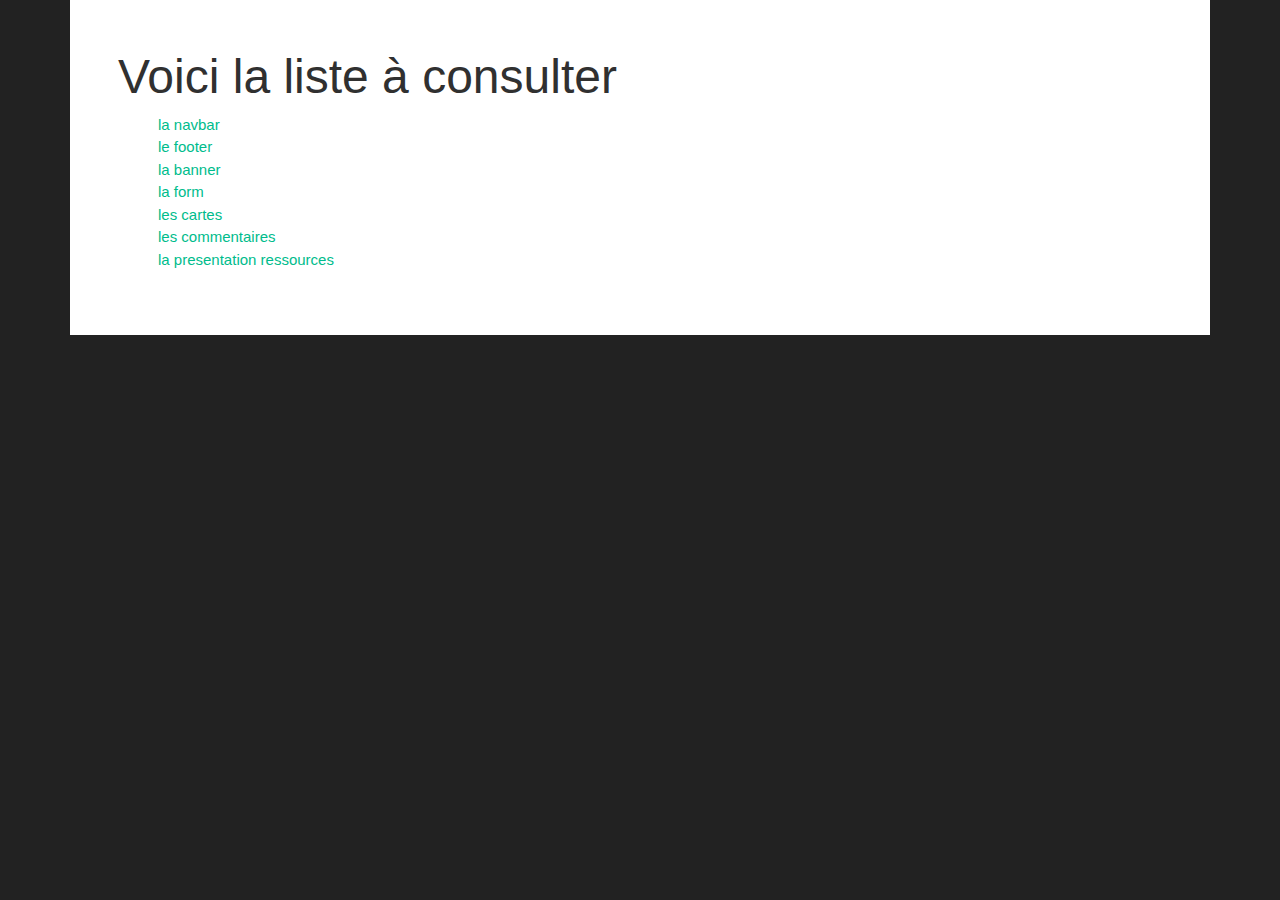
<file: index.html>
<!DOCTYPE html>
<html>
<head>
	<meta charset="utf-8" />
        <link rel="stylesheet" href="style.css" />
	<title>
		le kit UI
	</title>
</head>
<body>
	<div class="container bg-white px-5 py-5">
		<h1 class="text-dark"> Voici la liste à consulter </h1>
		<ul>
			<li> <a href="navbar.html">la navbar</a> </li>
			<li><a href="footer.html">le footer</a> </li>
			<li><a href="banner.html">la banner</a> </li>
			<li><a href="authentification_form.html">la form</a> </li>
			<li><a href="card.html">les cartes</a> </li>
			<li><a href="comment.html">les commentaires</a> </li>
			<li><a href="ressources.html">la presentation ressources</a> </li>
		</ul>
	
	</div>
</body>
</html>
</file>
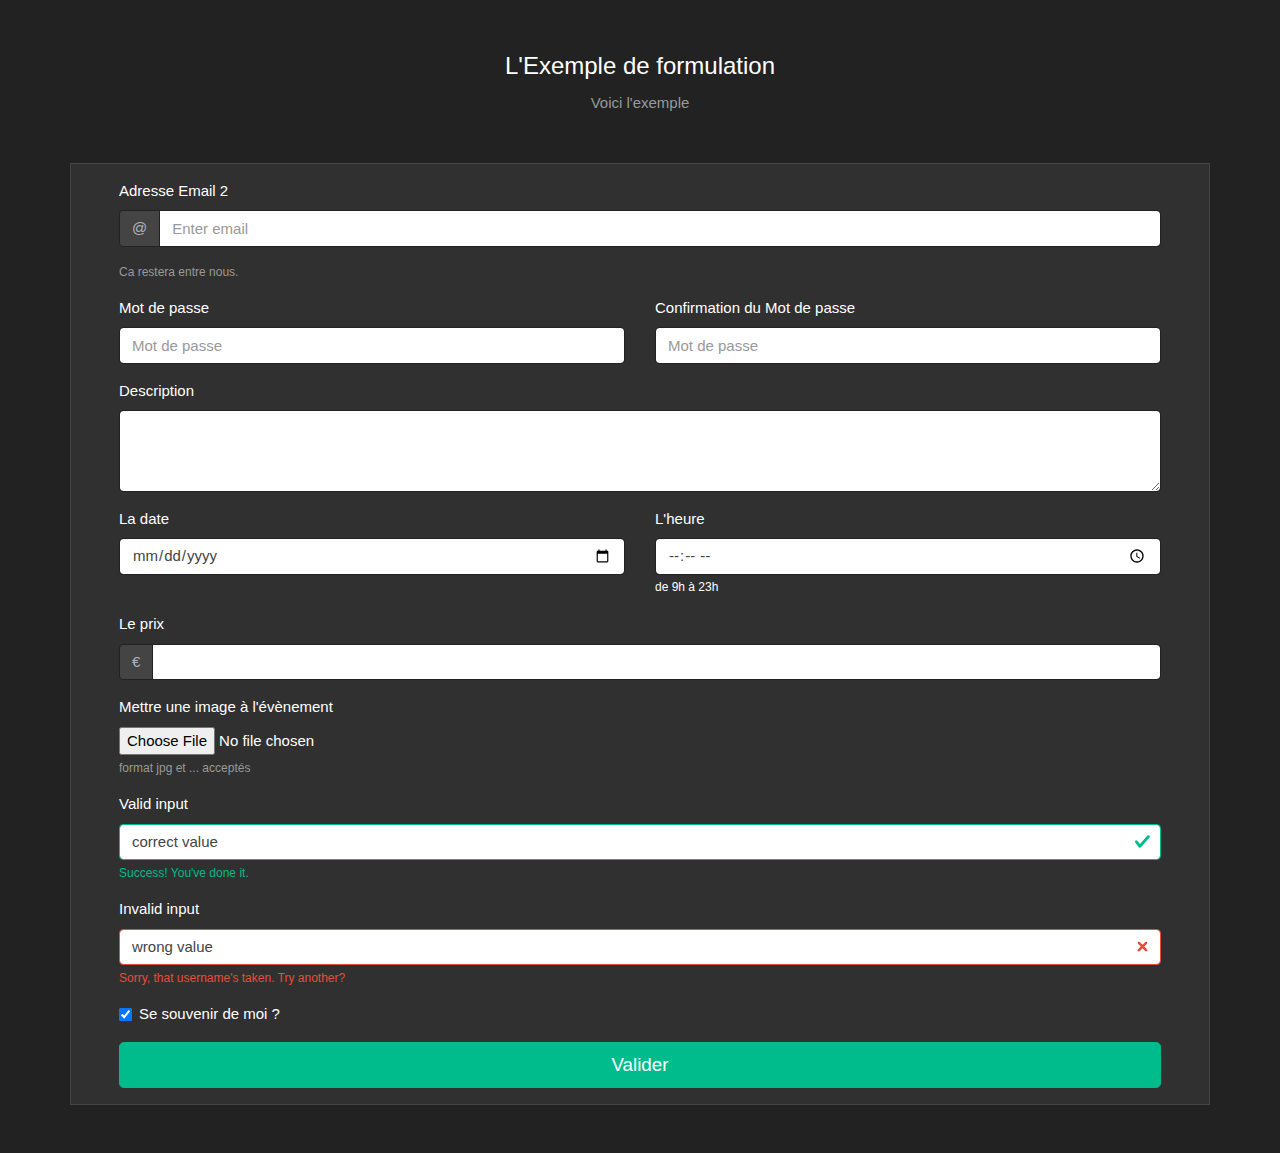
<file: authentification_form.html>
<!DOCTYPE html>
<html>
  <meta charset="utf-8" />
        <link rel="stylesheet" href="style.css" />
        <link href="http://maxcdn.bootstrapcdn.com/font-awesome/4.1.0/css/font-awesome.min.css" rel="stylesheet">
<head>
	<title>
		la form
	</title>
</head>
<body>
	<legend class="text-center pt-5">L'Exemple de formulation</legend>
	<div class="text-center text-muted"> Voici l'exemple </div>
	<div class ="container bg-dark table-bordered px-5 my-5 py-3">
		<form>
			<fieldset>
			  <div class="form-group">
			    <label for="exampleInputEmail1">Adresse Email 2</label>
			      <div class="form-group">
    				<div class="input-group mb-3">
				  		<div class="input-group-prepend">
        					<span class="input-group-text">@</span>
        				</div>
			      		<input type="email" class="form-control" id="exampleInputEmail1" aria-describedby="emailHelp" placeholder="Enter email">	
	        	  	</div>
	        	  </div>
			      <small id="emailHelp" class="form-text text-muted">Ca restera entre nous.</small>
			  </div>
			  <div class="form-group row">
			  	<div class="col-sm">
				    <label for="exampleInputPassword1">Mot de passe</label>
				    <input type="password" class="form-control" id="exampleInputPassword1" placeholder="Mot de passe">
				</div>
				<div class="col-sm">
			    	<label for="exampleInputPassword1">Confirmation du Mot de passe</label>
			    	<input type="password" class="form-control" id="exampleInputPassword1" placeholder="Mot de passe">
			    </div>
			  </div>
			  <div class="form-group">
			    <label for="exampleTextarea">Description</label>
			    <textarea class="form-control" id="exampleTextarea" rows="3"></textarea>
			  </div>
			  <div class="form-group row">
			  	<div class="col-sm">
			    	<label for="exampleTextarea">La date</label>
			    	<input type="date" class="form-control">
			    </div>
			    <div class="col-sm">
			    	<label>L'heure</label>
					<input type="time" class="form-control" min="09:00" max="23:00" required>
					<small>de 9h à 23h</small>
			    </div>
			  </div>
			  <div class="form-group">
			    	<label class="control-label">Le prix</label>
				  	<div class="form-group">
				    	<div class="input-group mb-3">
				      		<div class="input-group-prepend">
				        		<span class="input-group-text">€</span>
				      		</div>
				        	<input type="text" class="form-control" aria-label="Amount (to the nearest dollar)">
				    	</div>
				    </div>
			  </div>
			  <div class="form-group">
			    <label for="exampleInputFile">Mettre une image à l'évènement</label>
			    <input type="file" class="form-control-file" id="exampleInputFile" aria-describedby="fileHelp">
			    <small id="fileHelp" class="form-text text-muted">format jpg et ... acceptés</small>
			  </div>
			  <div class="form-group has-success">
				<label class="form-control-label" for="inputSuccess1">Valid input</label>
				<input type="text" value="correct value" class="form-control is-valid" id="inputValid">
				<div class="valid-feedback">Success! You've done it.</div>
			  </div>
			  <div class="form-group has-danger">
				  <label class="form-control-label" for="inputDanger1">Invalid input</label>
				  <input type="text" value="wrong value" class="form-control is-invalid" id="inputInvalid">
				  <div class="invalid-feedback">Sorry, that username's taken. Try another?</div>
			  </div>
			    <fieldset class="form-group">
			      <div class="form-check">
			        <label class="form-check-label">
			          <input class="form-check-input" type="checkbox" value="" checked="">
			          Se souvenir de moi ?
			        </label>
			      </div>
			    </fieldset>
			    <button type="submit" class="btn btn-success btn-lg btn-block">Valider</button>
			  </fieldset>
			</form>
		</div>
</body>
</html>
</file>
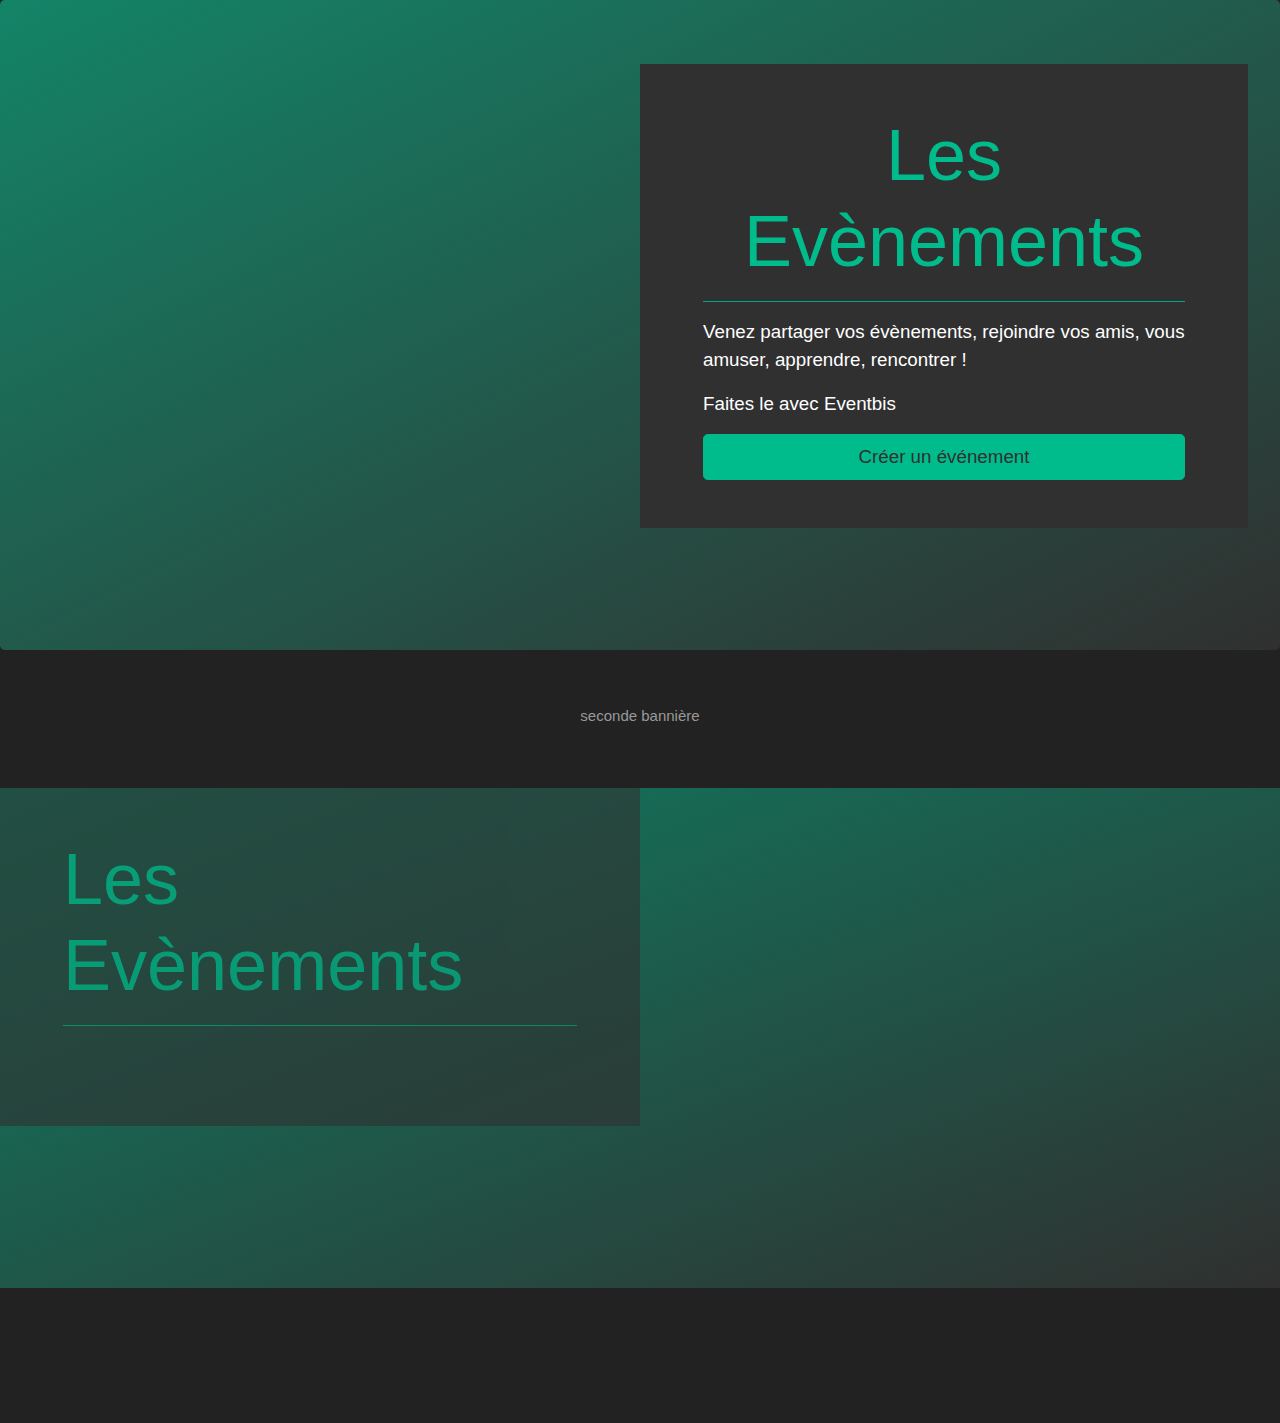
<file: banner.html>
<!DOCTYPE html>
<html>
  <meta charset="utf-8" />
        <link rel="stylesheet" href="style.css" />
<head>
	<title>
		banniere
	</title>
</head>
  <header>
    <div class="jumbotron">
      <div class="container bg-dark col-lg-6 float-right">
      		<div class="container px-5">
          		<h1 class="display-3 text-success text-center mt-5">Les Evènements</h1>
          		<hr id="hrban">
          		<p class="lead text-white"> Venez partager vos évènements, rejoindre vos amis, vous amuser, apprendre, rencontrer ! </p>
          		<p class="lead text-white"> Faites le avec Eventbis </p>
          		<a class="btn btn-success btn-block btn-lg text-dark mb-5" href="#">Créer un événement</a>
        	</div>
      </div>
    </div>
    <br/>
    <p class="text-center text-muted"> seconde bannière </p>
    <br/><br/>
    <div id="secjumbo">
      <div class="container close bg-dark col-lg-6 float-left px-5 mr-5">
      		<div class="container ">
          		<h1 class="display-3 text-success mt-5">Les Evènements</h1>
          		<hr id="hrban1">
        	</div>
      </div>
    </div>
  </header>
<body>
	<br><br><br><br><br><br>
</body>
</html>
</file>
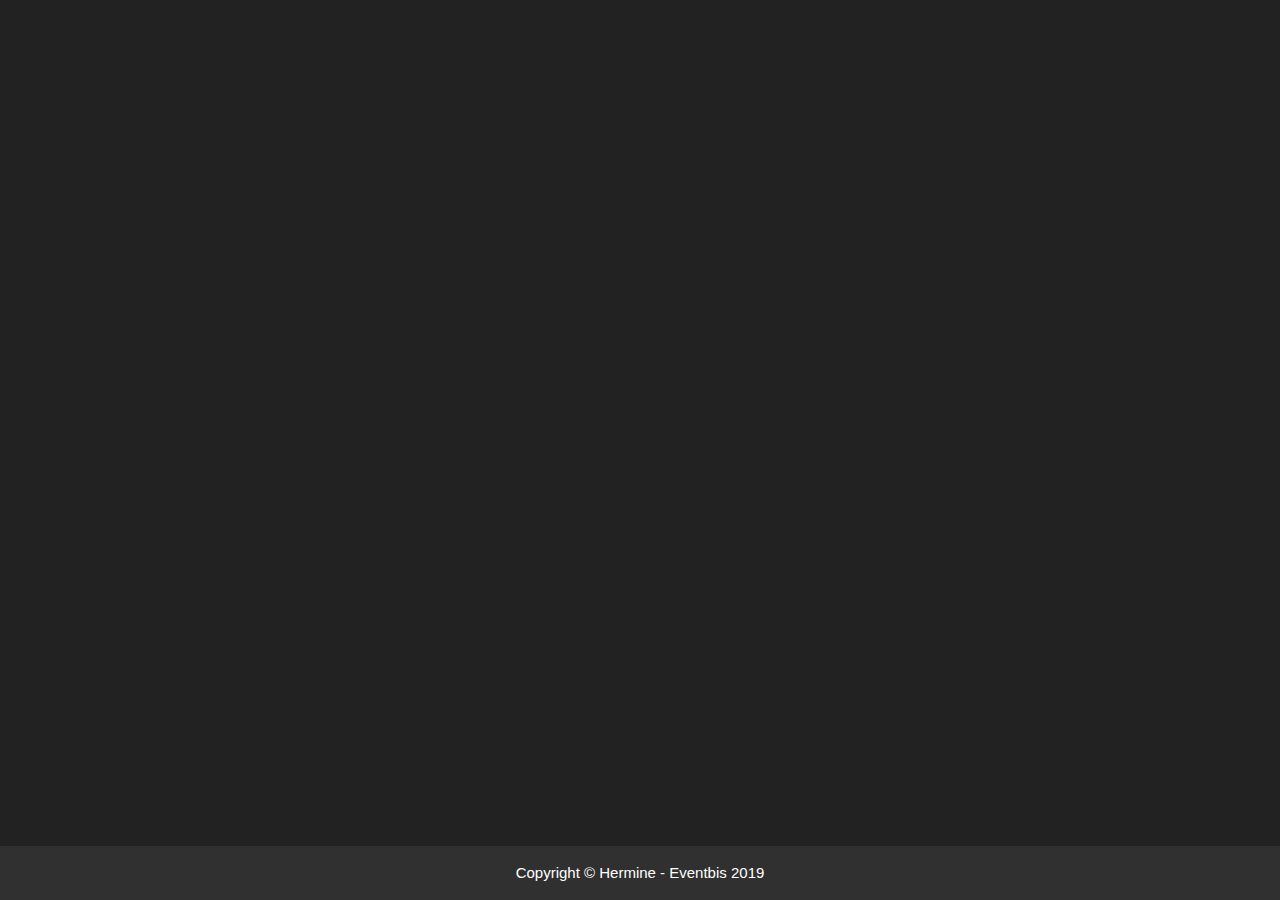
<file: footer.html>
<!DOCTYPE html>
<html>
  <meta charset="utf-8" />
        <link rel="stylesheet" href="style.css" />
<head>
	<title>
		
	</title>
</head>
<body>

</body>
<footer class="py-3 bg-dark fixed-bottom">
      <div class="container">
        <p class="m-0 text-center text-white">Copyright &copy; Hermine - Eventbis 2019</p>
      </div>
</footer>
</html>
</file>
